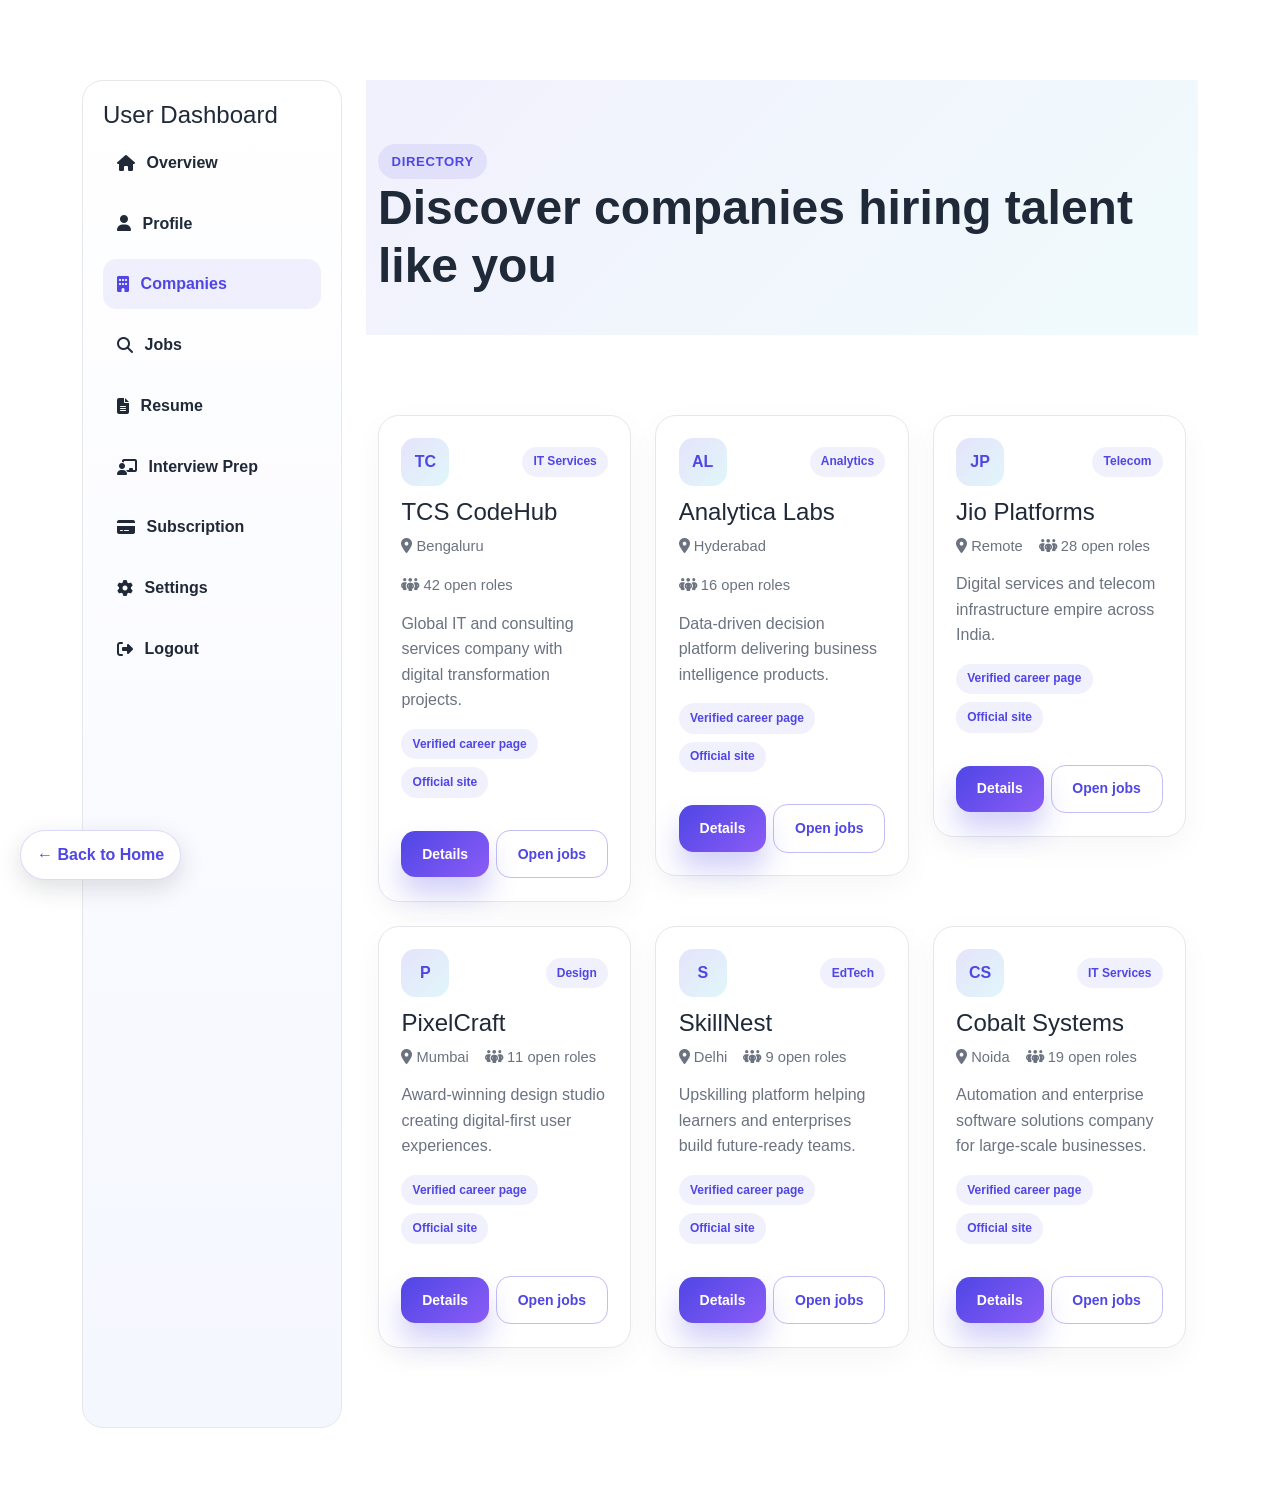
<file: companies.html>
<!DOCTYPE html>
<html lang="en">
  <head>
    <meta charset="UTF-8" />
    <meta name="viewport" content="width=device-width, initial-scale=1.0" />
    <title>Companies | Apna Job Dekho</title>
    <link href="https://cdn.jsdelivr.net/npm/bootstrap@5.3.3/dist/css/bootstrap.min.css" rel="stylesheet" />
    <link rel="stylesheet" href="https://cdnjs.cloudflare.com/ajax/libs/font-awesome/6.5.2/css/all.min.css" />
    <link rel="stylesheet" href="styles.css" />
  </head>
  <body>
    <header class="site-header">
      <div class="container d-flex align-items-center justify-content-between py-3">
        <a href="index.html" class="brand"><img class="brand-logo" src="https://github.com/rajankumaryadav920-arch/apnajobdekho/blob/main/WhatsApp_Image_2026-10-12_at_1.10.16_PM-removebg-preview%20(1).png?raw=true" alt="Apna Job Dekho" /></a>
        <nav class="main-nav d-none d-lg-flex align-items-center gap-4">
          <a href="index.html">Home</a>
          <a href="jobs.html">Jobs</a>
          <a href="companies.html" class="active">Companies</a>
          <a href="resume.html">Resume Builder</a>
          <a href="pricing.html">Subscription</a>
        </nav>
        <div class="header-actions d-flex align-items-center gap-3">
          <a href="user/login.html" class="btn btn-light btn-sm text-dark">Login</a>
          <a href="user/register.html" class="btn btn-primary btn-sm">Register</a>
        </div>
      </div>
    </header>

    <main>
      <section class="page-banner">
        <div class="container">
          <span class="eyebrow">Directory</span>
          <h1>Discover companies hiring talent like you</h1>
        </div>
      </section>

      <section class="section">
        <div class="container">
          <div class="row g-4" id="company-list"></div>
        </div>
      </section>
    </main>

    <footer class="site-footer">
      <div class="container">
        <div class="row g-4">
          <div class="col-lg-4"><a href="index.html" class="brand footer-brand"><img class="brand-logo" src="https://github.com/rajankumaryadav920-arch/apnajobdekho/blob/main/WhatsApp_Image_2026-10-12_at_1.10.16_PM-removebg-preview%20(1).png?raw=true" alt="Apna Job Dekho" /></a><p>Helping students and freshers connect with trusted employers.</p></div>
          <div class="col-lg-2"><h5>Company</h5><ul><li><a href="about.html">About</a></li><li><a href="contact.html">Contact</a></li><li><a href="faq.html">FAQ</a></li></ul></div>
          <div class="col-lg-2"><h5>Resources</h5><ul><li><a href="jobs.html">Jobs</a></li><li><a href="resume.html">Resume</a></li><li><a href="pricing.html">Pricing</a></li></ul></div>
          <div class="col-lg-4"><h5>Contact</h5><ul><li>hello@apnajobdekho.com</li><li>+91 98765 43210</li><li>Bengaluru, India</li></ul></div>
        </div>
      </div>
    </footer>

    <script src="https://cdn.jsdelivr.net/npm/bootstrap@5.3.3/dist/js/bootstrap.bundle.min.js"></script>
    <script src="app.js"></script>
  </body>
</html>
</file>
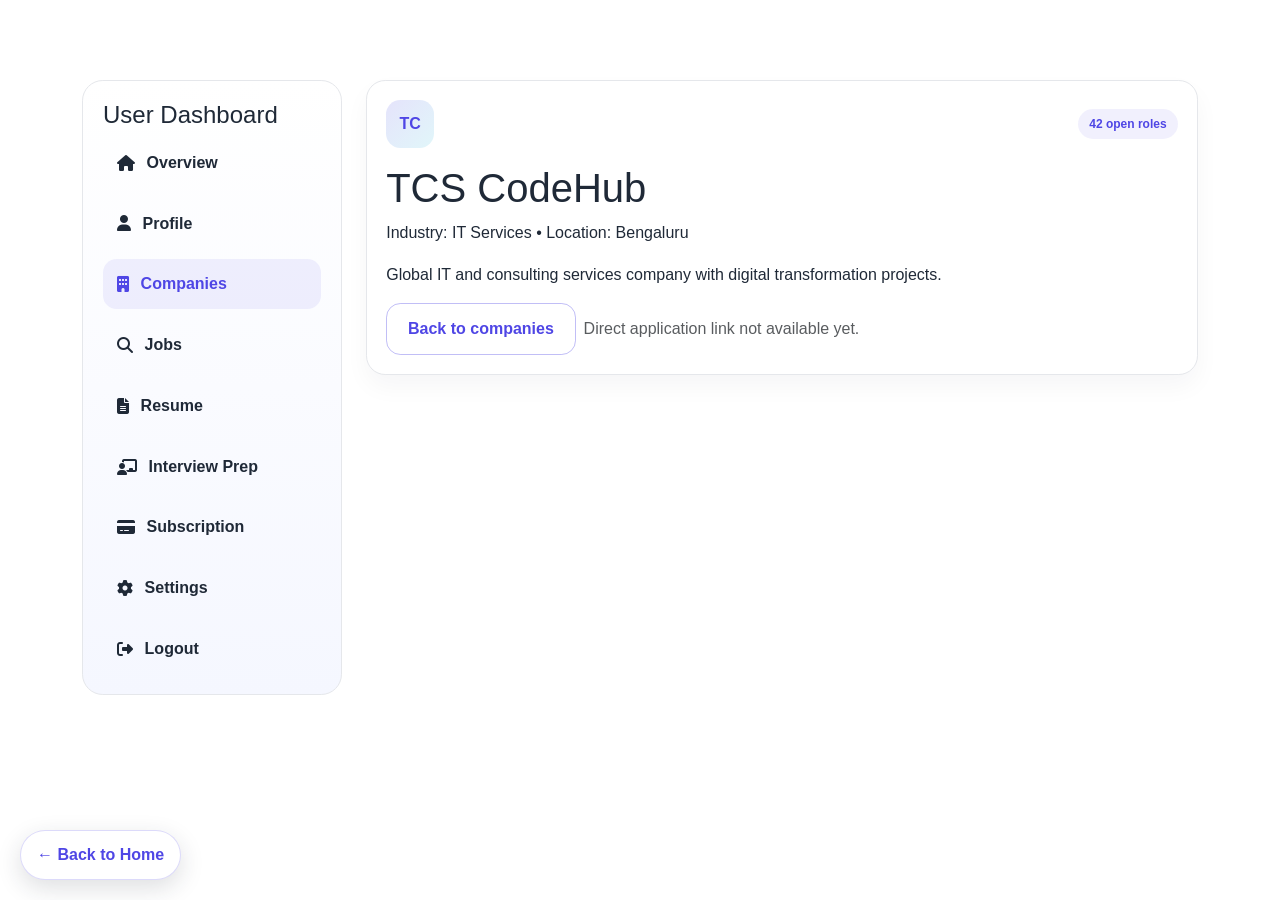
<file: company-details.html>
<!DOCTYPE html>
<html lang="en">
  <head>
    <meta charset="UTF-8" />
    <meta name="viewport" content="width=device-width, initial-scale=1.0" />
    <title>Company Details | Apna Job Dekho</title>
    <link href="https://cdn.jsdelivr.net/npm/bootstrap@5.3.3/dist/css/bootstrap.min.css" rel="stylesheet" />
    <link rel="stylesheet" href="https://cdnjs.cloudflare.com/ajax/libs/font-awesome/6.5.2/css/all.min.css" />
    <link rel="stylesheet" href="styles.css" />
  </head>
  <body>
    <header class="site-header">
      <div class="container d-flex align-items-center justify-content-between py-3">
        <a href="index.html" class="brand"><img class="brand-logo" src="https://github.com/rajankumaryadav920-arch/apnajobdekho/blob/main/WhatsApp_Image_2026-10-12_at_1.10.16_PM-removebg-preview%20(1).png?raw=true" alt="Apna Job Dekho" /></a>
      </div>
    </header>
    <main class="section">
      <div class="container quick-card" id="company-detail">
        <h1>Loading company details...</h1>
      </div>
    </main>
    <footer class="site-footer"><div class="container"><div class="footer-bottom"><span>© 2026 Apna Job Dekho</span></div></div></footer>
    <script src="app.js"></script>
  </body>
</html>
</file>
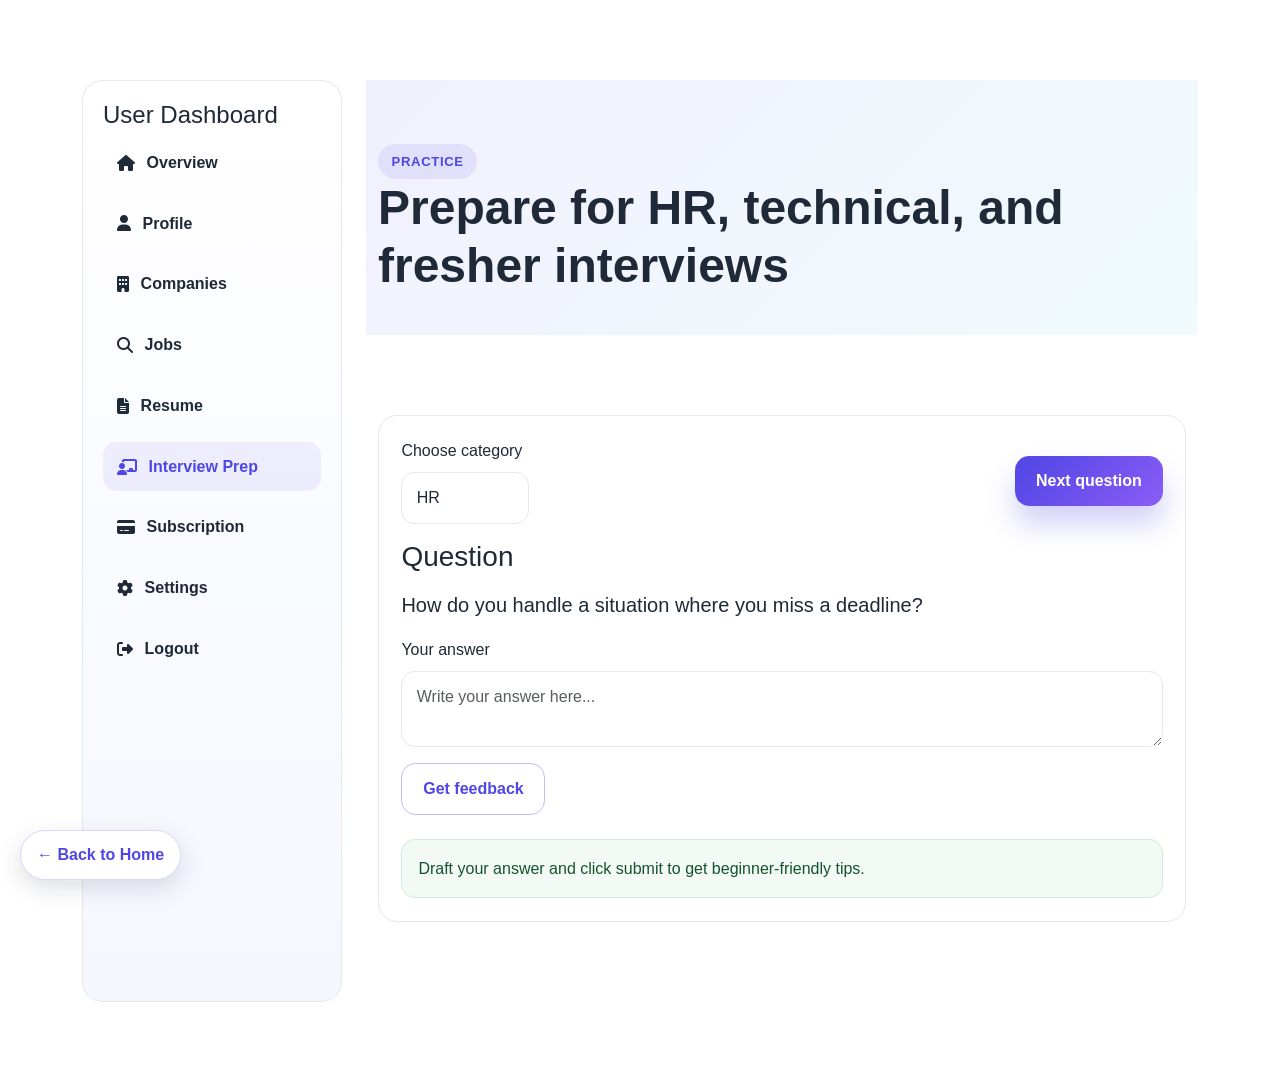
<file: interview.html>
<!DOCTYPE html>
<html lang="en">
  <head>
    <meta charset="UTF-8" />
    <meta name="viewport" content="width=device-width, initial-scale=1.0" />
    <title>Interview Prep | Apna Job Dekho</title>
    <link href="https://cdn.jsdelivr.net/npm/bootstrap@5.3.3/dist/css/bootstrap.min.css" rel="stylesheet" />
    <link rel="stylesheet" href="https://cdnjs.cloudflare.com/ajax/libs/font-awesome/6.5.2/css/all.min.css" />
    <link rel="stylesheet" href="styles.css" />
  </head>
  <body>
    <header class="site-header">
      <div class="container d-flex align-items-center justify-content-between py-3">
        <a href="index.html" class="brand"><img class="brand-logo" src="https://github.com/rajankumaryadav920-arch/apnajobdekho/blob/main/WhatsApp_Image_2026-10-12_at_1.10.16_PM-removebg-preview%20(1).png?raw=true" alt="Apna Job Dekho" /></a>
        <nav class="main-nav d-none d-lg-flex align-items-center gap-4">
          <a href="index.html">Home</a>
          <a href="jobs.html">Jobs</a>
          <a href="companies.html">Companies</a>
          <a href="resume.html">Resume Builder</a>
          <a href="pricing.html">Subscription</a>
        </nav>
        <div class="header-actions d-flex align-items-center gap-3">
          <a href="user/login.html" class="btn btn-light btn-sm text-dark">Login</a>
          <a href="user/register.html" class="btn btn-primary btn-sm">Register</a>
        </div>
      </div>
    </header>

    <main>
      <section class="page-banner">
        <div class="container">
          <span class="eyebrow">Practice</span>
          <h1>Prepare for HR, technical, and fresher interviews</h1>
        </div>
      </section>

      <section class="section">
        <div class="container">
          <div class="question-card">
            <div class="interview-toolbar mb-3">
              <div>
                <label for="question-category" class="form-label">Choose category</label>
                <select id="question-category" class="form-select">
                  <option value="HR">HR</option>
                  <option value="Technical">Technical</option>
                  <option value="Programming">Programming</option>
                  <option value="Fresher">Fresher</option>
                </select>
              </div>
              <button id="next-question" class="btn btn-primary">Next question</button>
            </div>

            <div class="mb-3">
              <h3 class="mb-3">Question</h3>
              <p id="question-text" class="lead"></p>
            </div>

            <div class="mb-3">
              <label for="answer-input" class="form-label">Your answer</label>
              <textarea id="answer-input" class="form-control answer-box" placeholder="Write your answer here..."></textarea>
            </div>

            <button id="submit-answer" class="btn btn-outline-primary">Get feedback</button>

            <div id="feedback-box" class="feedback-box mt-4">
              Draft your answer to receive rule-based feedback and practice guidance.
            </div>
          </div>
        </div>
      </section>
    </main>

    <footer class="site-footer">
      <div class="container">
        <div class="row g-4">
          <div class="col-lg-4"><a href="index.html" class="brand footer-brand"><img class="brand-logo" src="https://github.com/rajankumaryadav920-arch/apnajobdekho/blob/main/WhatsApp_Image_2026-10-12_at_1.10.16_PM-removebg-preview%20(1).png?raw=true" alt="Apna Job Dekho" /></a><p>Interview training for students and freshers.</p></div>
          <div class="col-lg-2"><h5>Company</h5><ul><li><a href="about.html">About</a></li><li><a href="contact.html">Contact</a></li><li><a href="faq.html">FAQ</a></li></ul></div>
          <div class="col-lg-2"><h5>Resources</h5><ul><li><a href="jobs.html">Jobs</a></li><li><a href="resume.html">Resume Builder</a></li><li><a href="pricing.html">Pricing</a></li></ul></div>
          <div class="col-lg-4"><h5>Contact</h5><ul><li>hello@apnajobdekho.com</li><li>+91 98765 43210</li><li>Bengaluru, India</li></ul></div>
        </div>
      </div>
    </footer>

    <script src="https://cdn.jsdelivr.net/npm/bootstrap@5.3.3/dist/js/bootstrap.bundle.min.js"></script>
    <script src="app.js"></script>
  </body>
</html>
</file>
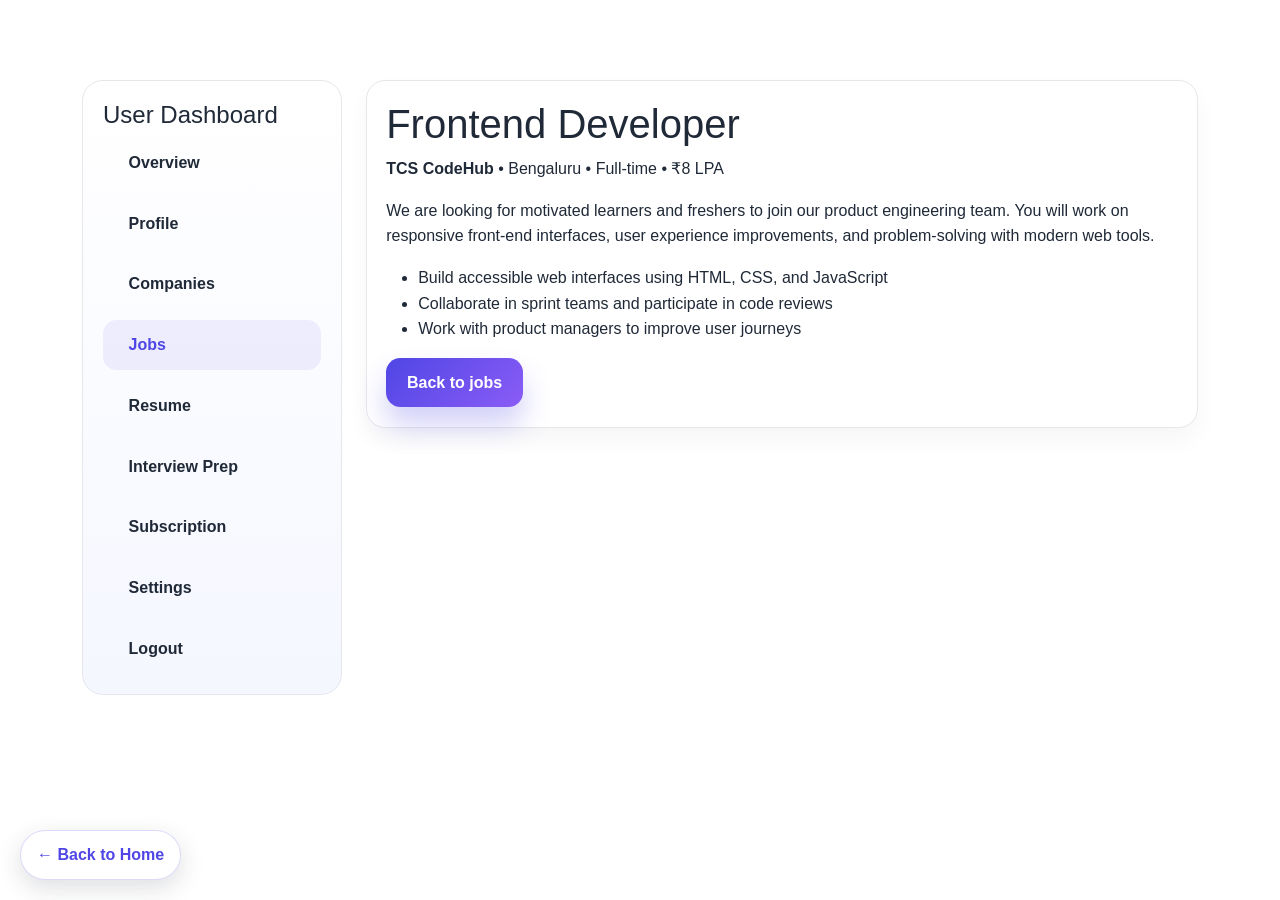
<file: job-details.html>
<!DOCTYPE html>
<html lang="en">
  <head>
    <meta charset="UTF-8" />
    <meta name="viewport" content="width=device-width, initial-scale=1.0" />
    <title>Job Details | Apna Job Dekho</title>
    <link href="https://cdn.jsdelivr.net/npm/bootstrap@5.3.3/dist/css/bootstrap.min.css" rel="stylesheet" />
    <link rel="stylesheet" href="styles.css" />
  </head>
  <body>
    <header class="site-header">
      <div class="container d-flex align-items-center justify-content-between py-3">
        <a href="index.html" class="brand"><img class="brand-logo" src="https://github.com/rajankumaryadav920-arch/apnajobdekho/blob/main/WhatsApp_Image_2026-10-12_at_1.10.16_PM-removebg-preview%20(1).png?raw=true" alt="Apna Job Dekho" /></a>
      </div>
    </header>
    <main class="section">
      <div class="container quick-card">
        <h1>Frontend Developer</h1>
        <p><strong>TCS CodeHub</strong> • Bengaluru • Full-time • ₹8 LPA</p>
        <p>We are looking for motivated learners and freshers to join our product engineering team. You will work on responsive front-end interfaces, user experience improvements, and problem-solving with modern web tools.</p>
        <ul>
          <li>Build accessible web interfaces using HTML, CSS, and JavaScript</li>
          <li>Collaborate in sprint teams and participate in code reviews</li>
          <li>Work with product managers to improve user journeys</li>
        </ul>
        <a href="jobs.html" class="btn btn-primary">Back to jobs</a>
      </div>
    </main>
    <footer class="site-footer"><div class="container"><div class="footer-bottom"><span>© 2026 Apna Job Dekho</span></div></div></footer>
    <script src="app.js"></script>
  </body>
</html>
</file>
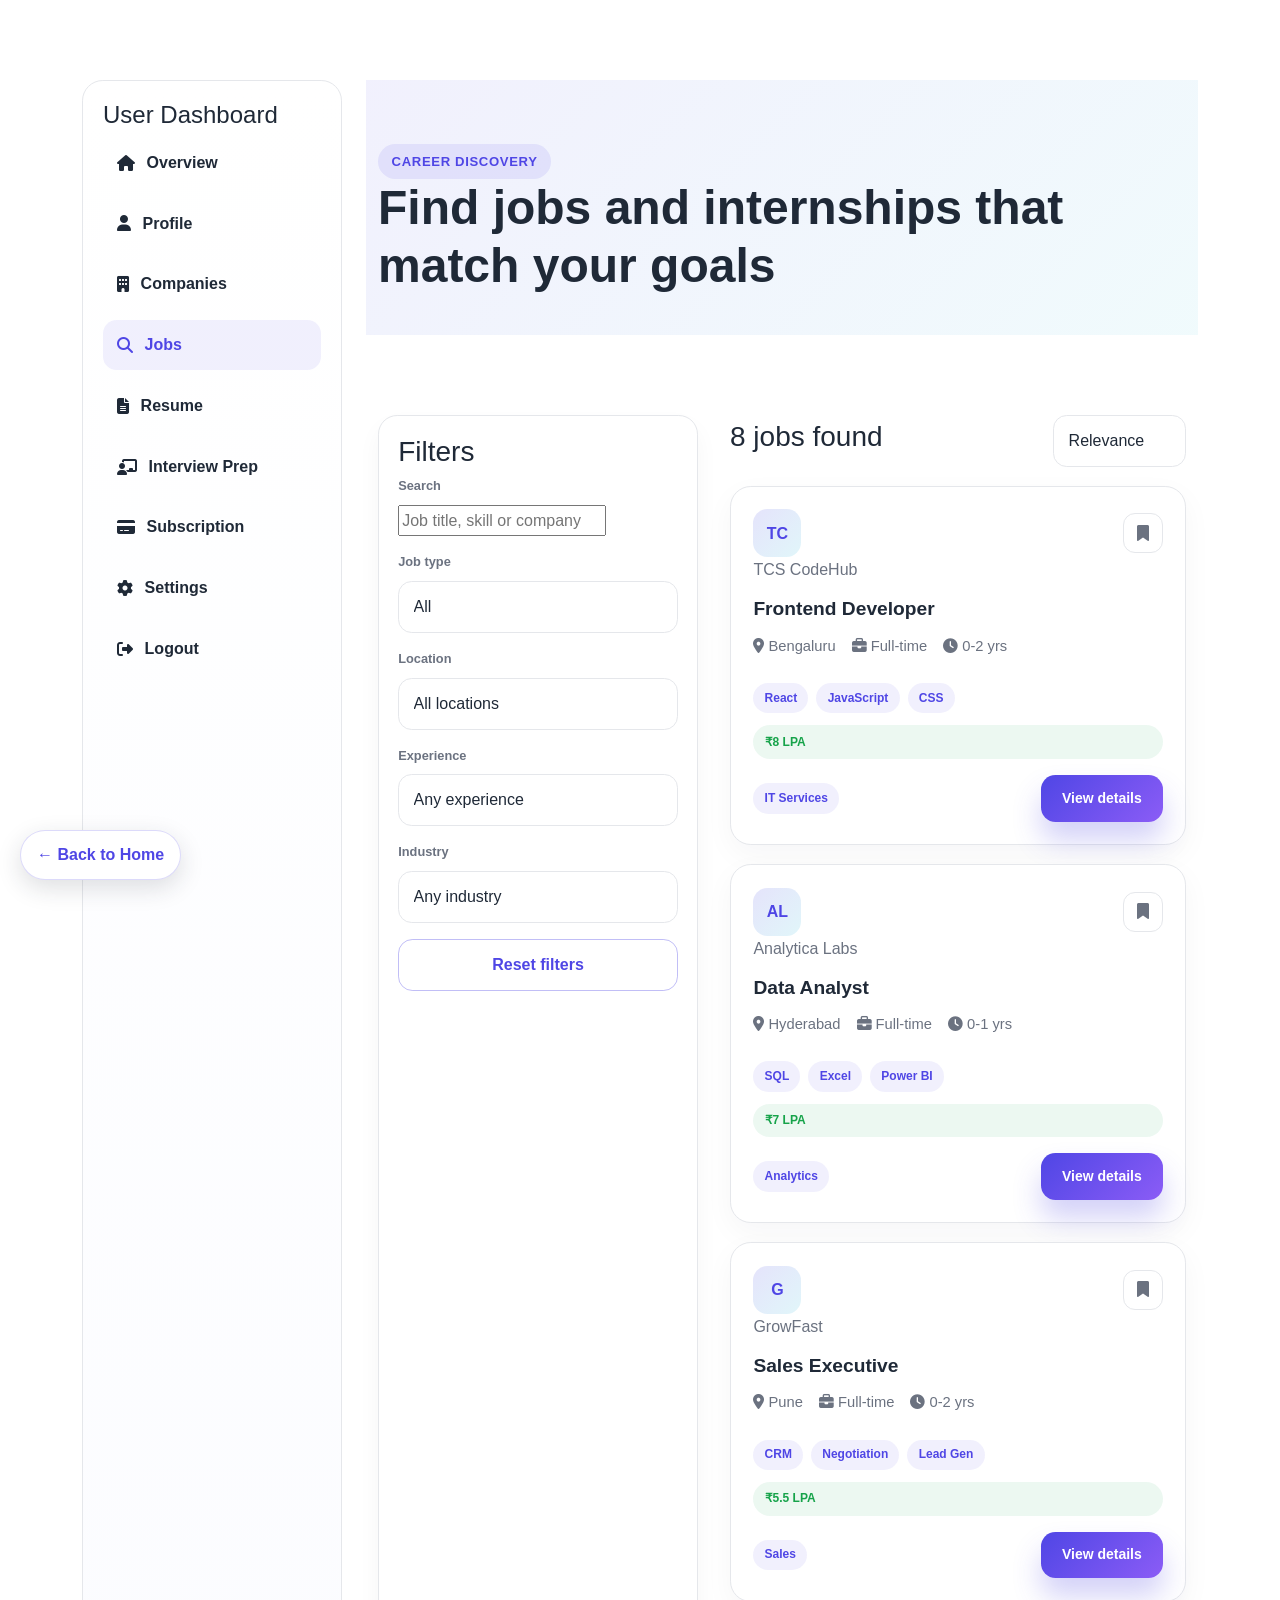
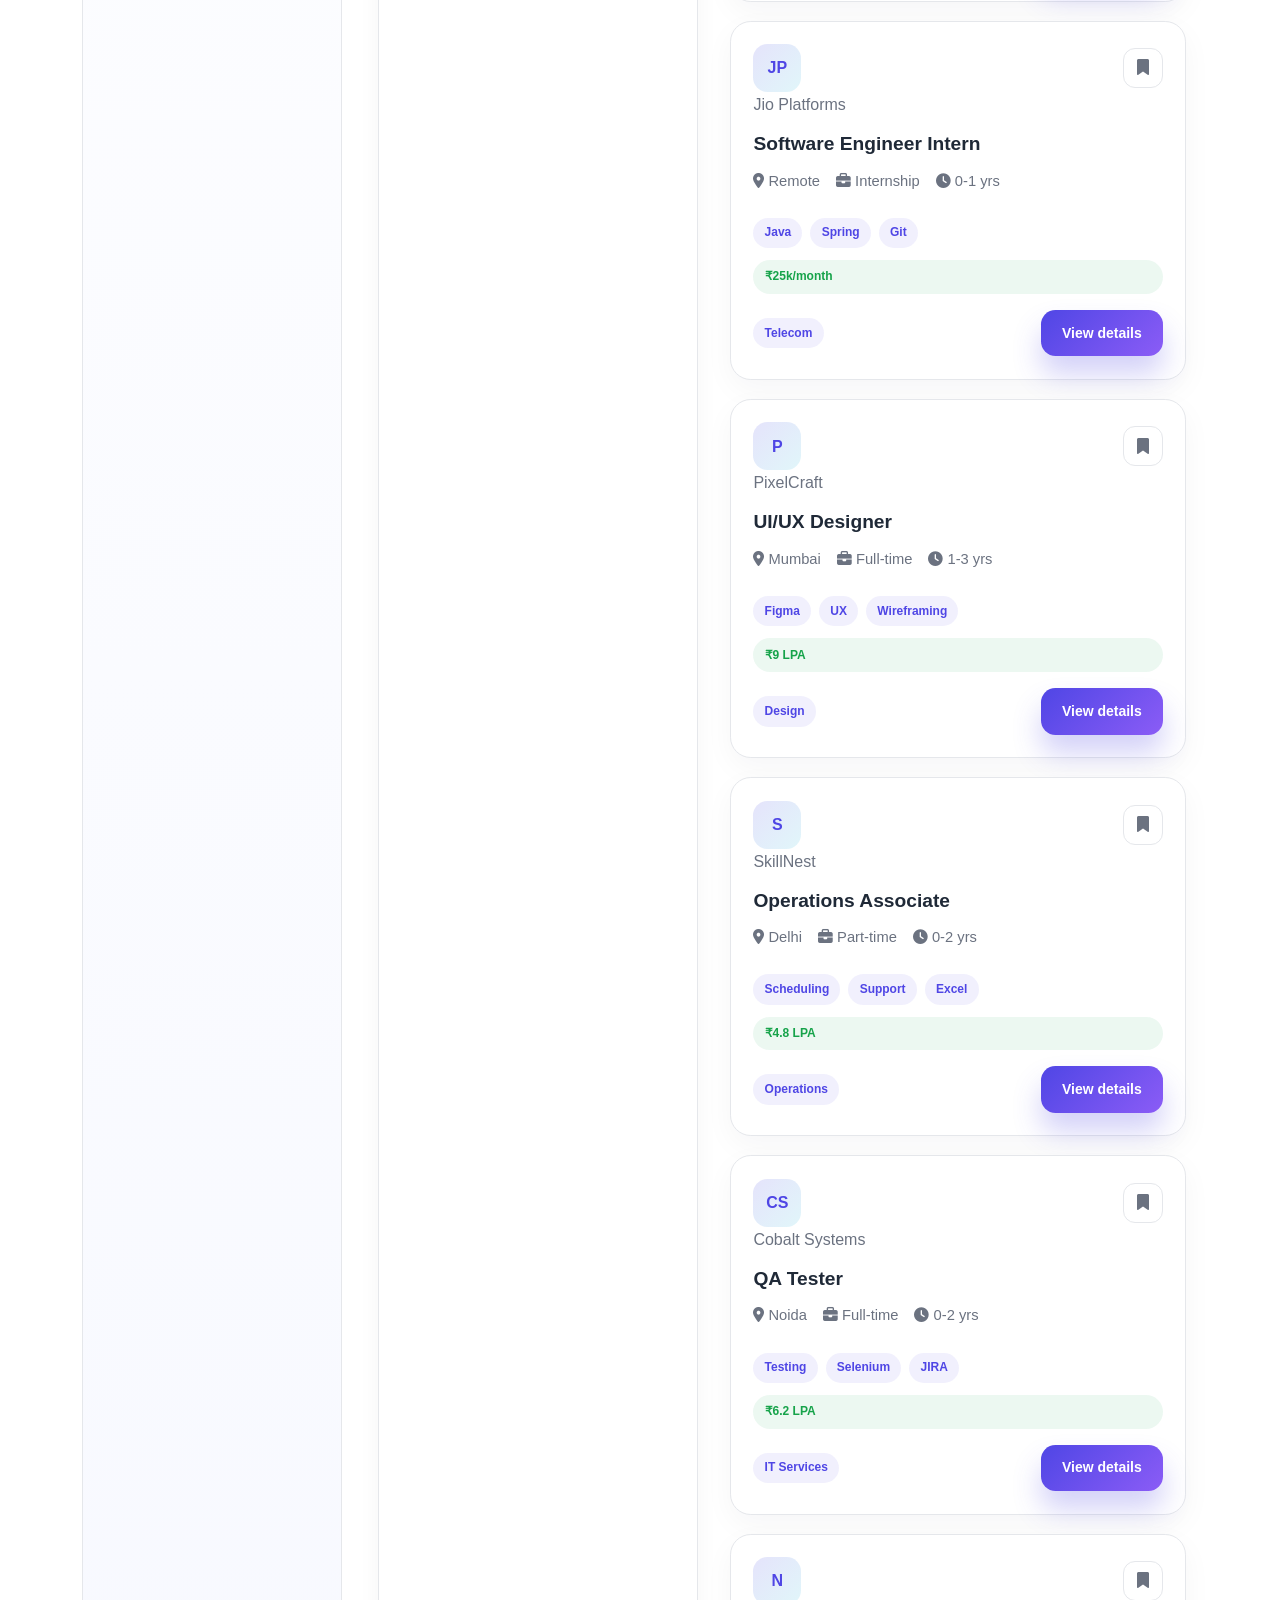
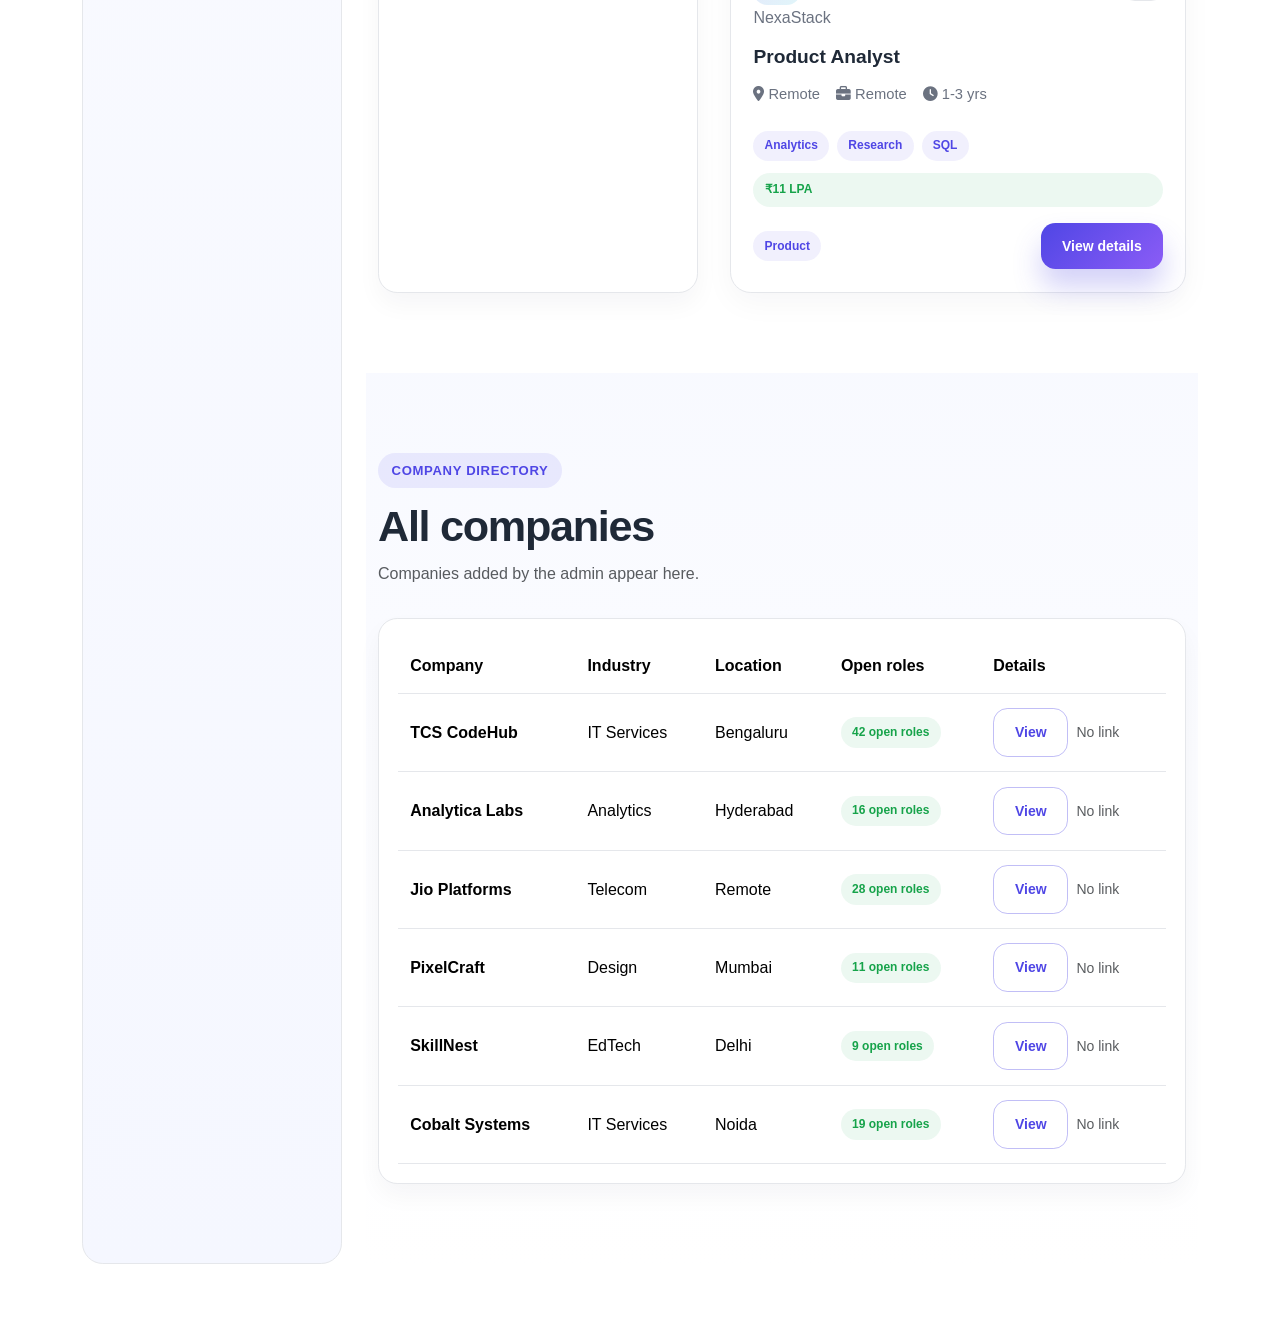
<file: jobs.html>
<!DOCTYPE html>
<html lang="en">
  <head>
    <meta charset="UTF-8" />
    <meta name="viewport" content="width=device-width, initial-scale=1.0" />
    <title>Jobs | Apna Job Dekho</title>
    <link href="https://cdn.jsdelivr.net/npm/bootstrap@5.3.3/dist/css/bootstrap.min.css" rel="stylesheet" />
    <link rel="stylesheet" href="https://cdnjs.cloudflare.com/ajax/libs/font-awesome/6.5.2/css/all.min.css" />
    <link rel="stylesheet" href="styles.css" />
  </head>
  <body>
    <div class="announcement-bar">
      <div class="container d-flex justify-content-between align-items-center gap-3 flex-wrap">
        <span>Jobs with verified employer pages and freshers-friendly filters</span>
        <a href="resume.html">Build resume</a>
      </div>
    </div>

    <header class="site-header">
      <div class="container d-flex align-items-center justify-content-between py-3">
        <a href="index.html" class="brand"><img class="brand-logo" src="https://github.com/rajankumaryadav920-arch/apnajobdekho/blob/main/WhatsApp_Image_2026-10-12_at_1.10.16_PM-removebg-preview%20(1).png?raw=true" alt="Apna Job Dekho" /></a>
        <nav class="main-nav d-none d-lg-flex align-items-center gap-4">
          <a href="index.html">Home</a>
          <a href="jobs.html" class="active">Jobs</a>
          <a href="companies.html">Companies</a>
          <a href="resume.html">Resume Builder</a>
          <a href="pricing.html">Subscription</a>
        </nav>
        <div class="header-actions d-flex align-items-center gap-3">
          <a href="user/login.html" class="btn btn-light btn-sm text-dark">Login</a>
          <a href="user/register.html" class="btn btn-primary btn-sm">Register</a>
        </div>
      </div>
    </header>

    <main>
      <section class="page-banner">
        <div class="container">
          <span class="eyebrow">Career discovery</span>
          <h1>Find jobs and internships that match your goals</h1>
        </div>
      </section>

      <section class="section">
        <div class="container jobs-layout">
          <aside class="filter-card">
            <h3>Filters</h3>
            <form id="job-filter-form" class="filter-list">
              <div>
                <label for="query">Search</label>
                <input id="query" name="query" type="text" placeholder="Job title, skill or company" />
              </div>
              <div>
                <label for="type">Job type</label>
                <select id="type" name="type" class="form-select">
                  <option value="all">All</option>
                  <option value="Full-time">Full-time</option>
                  <option value="Part-time">Part-time</option>
                  <option value="Internship">Internship</option>
                  <option value="Remote">Remote</option>
                </select>
              </div>
              <div>
                <label for="location">Location</label>
                <select id="location" name="location" class="form-select">
                  <option value="all">All locations</option>
                  <option value="Bengaluru">Bengaluru</option>
                  <option value="Hyderabad">Hyderabad</option>
                  <option value="Pune">Pune</option>
                  <option value="Mumbai">Mumbai</option>
                  <option value="Delhi">Delhi</option>
                  <option value="Remote">Remote</option>
                </select>
              </div>
              <div>
                <label for="experience">Experience</label>
                <select id="experience" name="experience" class="form-select">
                  <option value="all">Any experience</option>
                  <option value="0-1 yrs">0-1 yrs</option>
                  <option value="0-2 yrs">0-2 yrs</option>
                  <option value="1-3 yrs">1-3 yrs</option>
                </select>
              </div>
              <div>
                <label for="industry">Industry</label>
                <select id="industry" name="industry" class="form-select">
                  <option value="all">Any industry</option>
                  <option value="IT Services">IT Services</option>
                  <option value="Analytics">Analytics</option>
                  <option value="Sales">Sales</option>
                  <option value="Telecom">Telecom</option>
                  <option value="Design">Design</option>
                </select>
              </div>
              <button type="button" id="reset-filters" class="btn btn-outline-primary w-100">Reset filters</button>
            </form>
          </aside>

          <div>
            <div class="result-head">
              <h3 id="jobs-count">Jobs found</h3>
              <select class="form-select w-auto">
                <option>Relevance</option>
                <option>Highest salary</option>
                <option>Newest</option>
              </select>
            </div>
            <div class="job-grid" id="job-results"></div>
          </div>
        </div>
      </section>

      <section class="section soft-bg">
        <div class="container">
          <div class="section-heading">
            <span class="eyebrow">Company directory</span>
            <h2>All companies</h2>
            <p class="text-muted">Companies added by the admin appear here.</p>
          </div>
          <div class="quick-card table-responsive">
            <table class="table align-middle mb-0">
              <thead>
                <tr>
                  <th>Company</th>
                  <th>Industry</th>
                  <th>Location</th>
                  <th>Open roles</th>
                  <th>Details</th>
                </tr>
              </thead>
              <tbody id="jobs-company-rows"></tbody>
            </table>
          </div>
        </div>
      </section>
    </main>

    <footer class="site-footer">
      <div class="container">
        <div class="row g-4">
          <div class="col-lg-4"><a href="index.html" class="brand footer-brand"><img class="brand-logo" src="https://github.com/rajankumaryadav920-arch/apnajobdekho/blob/main/WhatsApp_Image_2026-10-12_at_1.10.16_PM-removebg-preview%20(1).png?raw=true" alt="Apna Job Dekho" /></a><p>Your trusted career platform for students and freshers.</p></div>
          <div class="col-lg-2"><h5>Company</h5><ul><li><a href="about.html">About</a></li><li><a href="contact.html">Contact</a></li><li><a href="faq.html">FAQ</a></li></ul></div>
          <div class="col-lg-2"><h5>Explore</h5><ul><li><a href="jobs.html">Jobs</a></li><li><a href="companies.html">Companies</a></li><li><a href="pricing.html">Pricing</a></li></ul></div>
          <div class="col-lg-4"><h5>Contact</h5><ul><li>hello@apnajobdekho.com</li><li>+91 98765 43210</li><li>Bengaluru, India</li></ul></div>
        </div>
      </div>
    </footer>

    <script src="https://cdn.jsdelivr.net/npm/bootstrap@5.3.3/dist/js/bootstrap.bundle.min.js"></script>
    <script src="app.js"></script>
  </body>
</html>
</file>
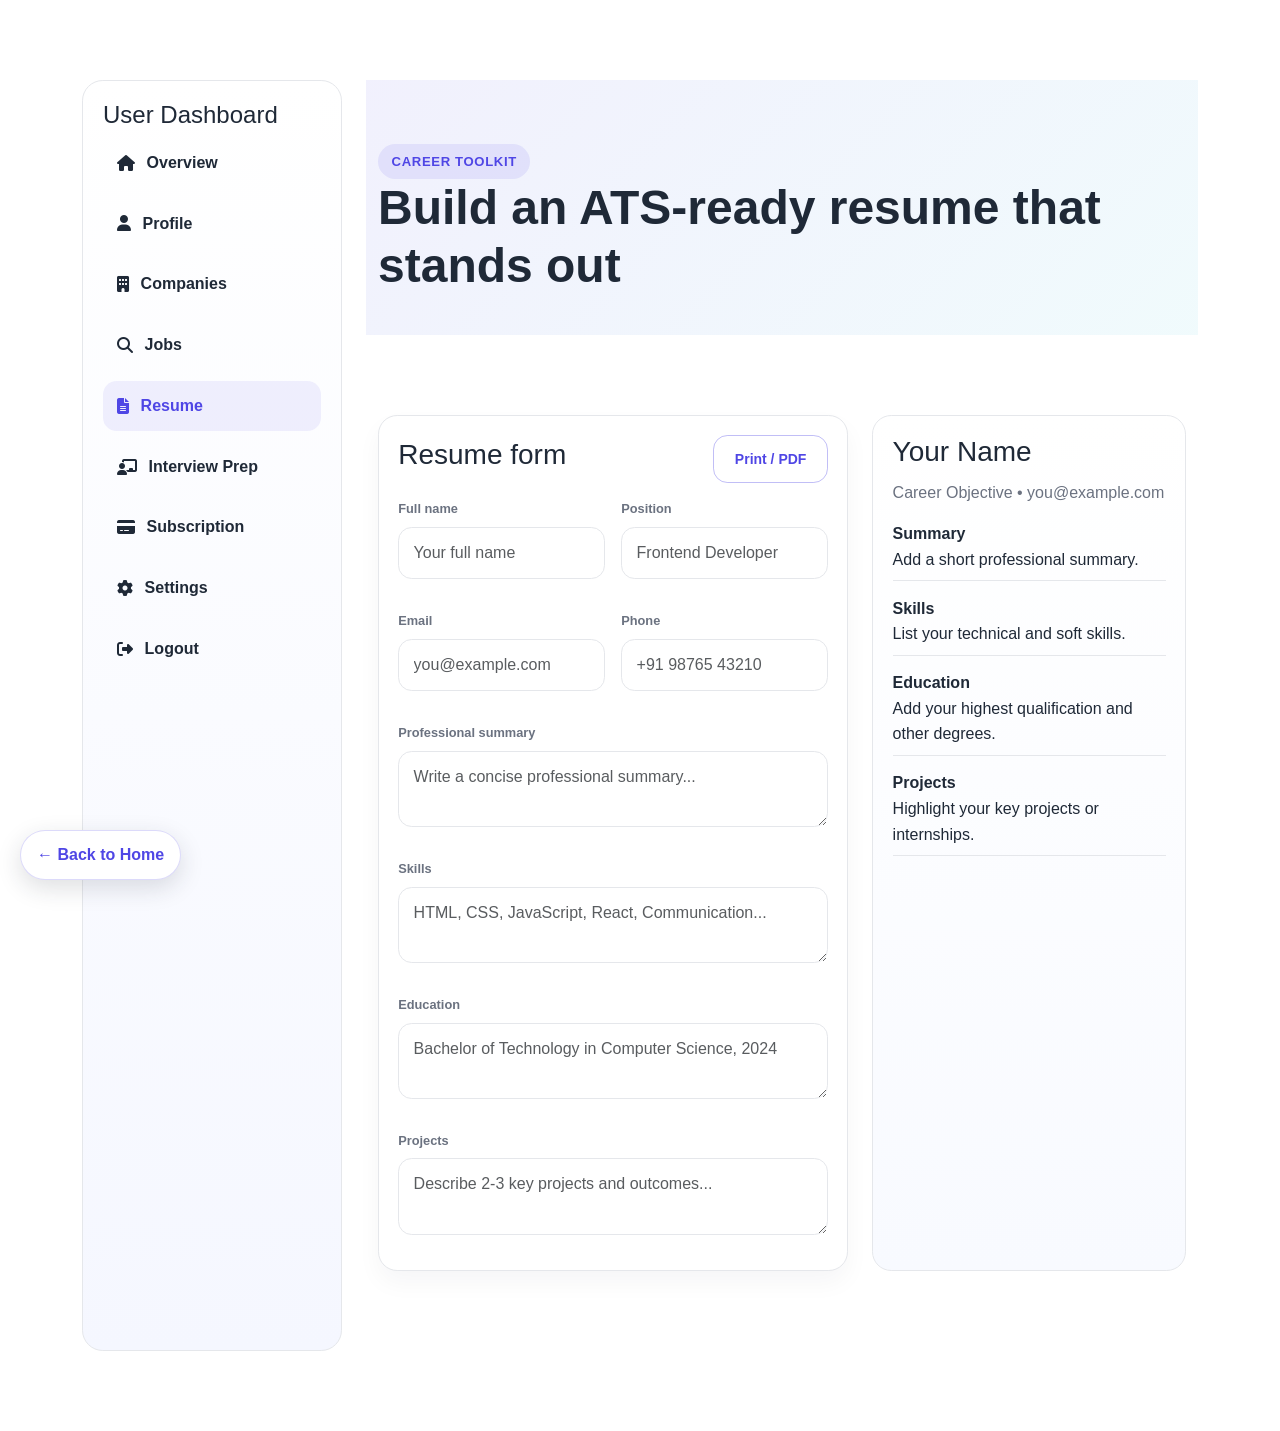
<file: resume.html>
<!DOCTYPE html>
<html lang="en">
  <head>
    <meta charset="UTF-8" />
    <meta name="viewport" content="width=device-width, initial-scale=1.0" />
    <title>Resume Builder | Apna Job Dekho</title>
    <link href="https://cdn.jsdelivr.net/npm/bootstrap@5.3.3/dist/css/bootstrap.min.css" rel="stylesheet" />
    <link rel="stylesheet" href="https://cdnjs.cloudflare.com/ajax/libs/font-awesome/6.5.2/css/all.min.css" />
    <link rel="stylesheet" href="styles.css" />
  </head>
  <body>
    <header class="site-header">
      <div class="container d-flex align-items-center justify-content-between py-3">
        <a href="index.html" class="brand"><img class="brand-logo" src="https://github.com/rajankumaryadav920-arch/apnajobdekho/blob/main/WhatsApp_Image_2026-10-12_at_1.10.16_PM-removebg-preview%20(1).png?raw=true" alt="Apna Job Dekho" /></a>
        <nav class="main-nav d-none d-lg-flex align-items-center gap-4">
          <a href="index.html">Home</a>
          <a href="jobs.html">Jobs</a>
          <a href="companies.html">Companies</a>
          <a href="resume.html" class="active">Resume Builder</a>
          <a href="pricing.html">Subscription</a>
        </nav>
        <div class="header-actions d-flex align-items-center gap-3">
          <a href="user/login.html" class="btn btn-light btn-sm text-dark">Login</a>
          <a href="user/register.html" class="btn btn-primary btn-sm">Register</a>
        </div>
      </div>
    </header>

    <main>
      <section class="page-banner">
        <div class="container">
          <span class="eyebrow">Career toolkit</span>
          <h1>Build an ATS-ready resume that stands out</h1>
        </div>
      </section>

      <section class="section">
        <div class="container resume-layout">
          <div class="filter-card">
            <div class="d-flex justify-content-between align-items-center mb-3">
              <h3>Resume form</h3>
              <button id="print-resume" class="btn btn-outline-primary btn-sm">Print / PDF</button>
            </div>

            <form id="resume-form">
              <div class="form-grid">
                <div class="field-group">
                  <label for="fullName">Full name</label>
                  <input id="fullName" name="fullName" class="form-control" placeholder="Your full name" />
                </div>
                <div class="field-group">
                  <label for="role">Position</label>
                  <input id="role" name="role" class="form-control" placeholder="Frontend Developer" />
                </div>
                <div class="field-group">
                  <label for="email">Email</label>
                  <input id="email" name="email" class="form-control" placeholder="you@example.com" />
                </div>
                <div class="field-group">
                  <label for="phone">Phone</label>
                  <input id="phone" name="phone" class="form-control" placeholder="+91 98765 43210" />
                </div>
                <div class="field-group full">
                  <label for="summary">Professional summary</label>
                  <textarea id="summary" name="summary" class="form-control textarea" placeholder="Write a concise professional summary..."></textarea>
                </div>
                <div class="field-group full">
                  <label for="skills">Skills</label>
                  <textarea id="skills" name="skills" class="form-control textarea" placeholder="HTML, CSS, JavaScript, React, Communication..."></textarea>
                </div>
                <div class="field-group full">
                  <label for="education">Education</label>
                  <textarea id="education" name="education" class="form-control textarea" placeholder="Bachelor of Technology in Computer Science, 2024"></textarea>
                </div>
                <div class="field-group full">
                  <label for="projects">Projects</label>
                  <textarea id="projects" name="projects" class="form-control textarea" placeholder="Describe 2-3 key projects and outcomes..."></textarea>
                </div>
              </div>
            </form>
          </div>

          <aside class="preview-card" id="resume-preview"></aside>
        </div>
      </section>
    </main>

    <footer class="site-footer">
      <div class="container">
        <div class="row g-4">
          <div class="col-lg-4"><a href="index.html" class="brand footer-brand"><img class="brand-logo" src="https://github.com/rajankumaryadav920-arch/apnajobdekho/blob/main/WhatsApp_Image_2026-10-12_at_1.10.16_PM-removebg-preview%20(1).png?raw=true" alt="Apna Job Dekho" /></a><p>Resume templates and career tools for new job seekers.</p></div>
          <div class="col-lg-2"><h5>Explore</h5><ul><li><a href="jobs.html">Jobs</a></li><li><a href="companies.html">Companies</a></li><li><a href="interview.html">Interview Prep</a></li></ul></div>
          <div class="col-lg-2"><h5>Company</h5><ul><li><a href="about.html">About</a></li><li><a href="contact.html">Contact</a></li><li><a href="faq.html">FAQ</a></li></ul></div>
          <div class="col-lg-4"><h5>Contact</h5><ul><li>hello@apnajobdekho.com</li><li>+91 98765 43210</li><li>Bengaluru, India</li></ul></div>
        </div>
      </div>
    </footer>

    <script src="https://cdn.jsdelivr.net/npm/bootstrap@5.3.3/dist/js/bootstrap.bundle.min.js"></script>
    <script src="app.js"></script>
  </body>
</html>
</file>
<file: styles.css>
:root {
  --primary: #4f46e5;
  --primary-dark: #312e81;
  --secondary: #8b5cf6;
  --accent: #06b6d4;
  --success: #16a34a;
  --warning: #f59e0b;
  --danger: #ef4444;
  --text: #1f2937;
  --muted: #6b7280;
  --bg: #f5f7ff;
  --card: #ffffff;
  --border: #e5e7eb;
  --shadow: 0 18px 45px rgba(79, 70, 229, 0.12);
}

* { box-sizing: border-box; }
html { scroll-behavior: smooth; }
body {
  margin: 0;
  font-family: "Segoe UI", Tahoma, Geneva, Verdana, sans-serif;
  background: #fff;
  color: var(--text);
  line-height: 1.6;
}

body, main, section, .container, .row, [class^="col-"], [class*=" col-"] {
  min-width: 0;
}

a { text-decoration: none; }
img { max-width: 100%; }

.announcement-bar {
  background: linear-gradient(90deg, var(--primary-dark), var(--primary));
  color: #fff;
  font-size: 0.9rem;
  padding: 0.45rem 0;
}
.announcement-bar a { color: #fff; text-decoration: underline; }

.site-header {
  position: sticky;
  top: 0;
  z-index: 100;
  background: rgba(255, 255, 255, 0.96);
  backdrop-filter: blur(12px);
  border-bottom: 1px solid rgba(229, 231, 235, 0.9);
}
.portal-menu {
  position: relative;
}
.portal-toggle {
  min-width: 80px;
}
.site-header .header-actions .btn-primary {
  padding: 0.55rem 0.9rem;
  border-radius: 0.7rem;
  font-size: 0.875rem;
}
.portal-dropdown {
  position: absolute;
  right: 0;
  top: calc(100% + 0.5rem);
  min-width: 170px;
  display: none;
  flex-direction: column;
  background: #fff;
  border: 1px solid var(--border);
  border-radius: 0.85rem;
  box-shadow: var(--shadow);
  overflow: hidden;
}
.portal-menu:hover .portal-dropdown,
.portal-menu:focus-within .portal-dropdown {
  display: flex;
}
.portal-link {
  display: block;
  padding: 0.8rem 1rem;
  color: var(--text);
  font-size: 0.92rem;
  font-weight: 600;
  border-bottom: 1px solid rgba(229, 231, 235, 0.8);
}
.portal-link:last-child {
  border-bottom: none;
}
.portal-link:hover {
  background: rgba(79, 70, 229, 0.04);
  color: var(--primary);
}
.brand {
  display: inline-flex;
  align-items: center;
  gap: 0;
  font-weight: 800;
  color: var(--text);
  font-size: 1.15rem;
}
.brand-logo {
  width: 170px;
  height: 44px;
  object-fit: contain;
  display: block;
}
.site-header .brand-logo {
  width: 280px;
  height: 72px;
}
.site-header .brand {
  margin-left: -0.75rem;
}
.brand-mark {
  display: none;
}
.site-header .main-nav {
  margin-left: auto;
  margin-right: 1.5rem;
}
.main-nav a {
  color: var(--text);
  font-weight: 500;
  opacity: 0.8;
  font-size: 0.92rem;
}
.main-nav a.active, .main-nav a:hover { color: var(--primary); opacity: 1; }

.btn {
  border-radius: 0.9rem;
  font-weight: 700;
  padding: 0.8rem 1.3rem;
  transition: all 0.2s ease;
}
.btn-primary {
  background: linear-gradient(135deg, var(--primary), var(--secondary));
  border: none;
  box-shadow: 0 18px 28px rgba(79, 70, 229, 0.25);
}
.btn-primary:hover {
  transform: translateY(-1px);
  filter: brightness(1.02);
}
.btn-outline-primary {
  border-color: rgba(79, 70, 229, 0.35);
  color: var(--primary);
}
.btn-light {
  background: rgba(255,255,255,0.15);
  border: 1px solid rgba(255,255,255,0.5);
  color: #fff;
}

.hero-section {
  background: linear-gradient(135deg, rgba(79, 70, 229, 0.08), rgba(6, 182, 212, 0.06));
  padding: 5rem 0 4rem;
}
.hero-section h1 {
  font-size: clamp(2.6rem, 5vw, 4.2rem);
  font-weight: 800;
  line-height: 1.12;
  letter-spacing: -0.04em;
  max-width: 620px;
  margin-bottom: 1rem;
}
.hero-section p {
  font-size: 1.06rem;
  max-width: 620px;
  color: var(--muted);
}
.hero-badge, .eyebrow {
  display: inline-flex;
  align-items: center;
  font-size: 0.82rem;
  letter-spacing: 0.04rem;
  text-transform: uppercase;
  font-weight: 700;
  padding: 0.45rem 0.85rem;
  border-radius: 999px;
  background: rgba(79, 70, 229, 0.1);
  color: var(--primary);
}
.hero-search {
  margin-top: 2rem;
  padding: 1rem;
  background: rgba(255,255,255,0.85);
  box-shadow: var(--shadow);
  border: 1px solid rgba(229, 231, 235, 0.9);
}
.hero-search label {
  display: block;
  font-size: 0.75rem;
  font-weight: 700;
  color: var(--muted);
  margin-bottom: 0.4rem;
}
.hero-search input, .form-control, .form-select {
  width: 100%;
  padding: 0.82rem 0.9rem;
  border-radius: 0.85rem;
  border: 1px solid var(--border);
  background: #fff;
  color: var(--text);
}
.hero-search button { height: 100%; }
.popular-searches {
  display: flex;
  flex-wrap: wrap;
  gap: 0.75rem;
  align-items: center;
  margin-top: 1rem;
  font-size: 0.9rem;
  color: var(--muted);
}
.popular-searches a {
  color: var(--primary);
  background: rgba(79, 70, 229, 0.08);
  border-radius: 999px;
  padding: 0.3rem 0.75rem;
}
.hero-visual {
  padding: 1.2rem;
  border-radius: 1.5rem;
  background: linear-gradient(180deg, #ffffff, #f2f5ff);
  border: 1px solid rgba(229, 231, 235, 0.9);
  box-shadow: var(--shadow);
}
.mini-card {
  background: linear-gradient(135deg, rgba(79,70,229,0.18), rgba(6,182,212,0.15));
  border-radius: 1rem;
  padding: 1rem;
  margin-bottom: 1rem;
}
.mini-card .label { display: block; color: var(--muted); font-size: 0.8rem; }
.mini-card strong { display: block; margin-top: 0.5rem; font-size: 1.4rem; }
.stats-panel {
  display: grid;
  grid-template-columns: repeat(3, minmax(0, 1fr));
  gap: 0.75rem;
  margin: 1rem 0;
}
.stats-panel > div {
  background: #fff;
  border: 1px solid var(--border);
  border-radius: 1rem;
  padding: 1rem 0.75rem;
  text-align: center;
}
.stats-panel strong { display: block; font-size: 1.25rem; }
.stats-panel span { color: var(--muted); font-size: 0.78rem; }
.career-flow {
  display: flex;
  justify-content: space-between;
  gap: 0.75rem;
}
.flow-step {
  flex: 1;
  background: #fff;
  border: 1px solid var(--border);
  color: var(--muted);
  border-radius: 0.8rem;
  padding: 0.8rem 0.6rem;
  text-align: center;
  font-weight: 700;
}
.flow-step.active {
  background: linear-gradient(135deg, rgba(79,70,229,0.25), rgba(6,182,212,0.18));
  color: var(--primary-dark);
  border-color: rgba(79,70,229,0.25);
}
.flow-step span {
  display: inline-flex;
  width: 1.6rem;
  height: 1.6rem;
  margin-right: 0.5rem;
  border-radius: 50%;
  background: rgba(79, 70, 229, 0.1);
  align-items: center;
  justify-content: center;
}

.section {
  padding: 5rem 0;
}
.soft-bg { background: linear-gradient(180deg, rgba(245,247,255,0.7), #fff); }
.section-heading {
  margin-bottom: 2rem;
}
.section-heading h2 {
  margin-top: 0.8rem;
  font-size: clamp(2rem, 4vw, 2.7rem);
  font-weight: 800;
  letter-spacing: -0.03em;
}
.split-heading {
  display: flex;
  justify-content: space-between;
  gap: 1rem;
  align-items: end;
}
.center-text { text-align: center; }

.category-grid .category-card, .journey-card, .testimonial-card, .job-card, .company-card, .pricing-card, .soft-card, .exam-card {
  background: #fff;
  border-radius: 1.3rem;
  border: 1px solid var(--border);
  box-shadow: 0 10px 30px rgba(17, 24, 39, 0.04);
}
.category-card {
  padding: 0.5rem;
  text-align: center;
  min-height: 100px;
}
.category-card i {
  display: inline-flex;
  width: 3.4rem;
  height: 3.4rem;
  border-radius: 50%;
  align-items: center;
  justify-content: center;
  color: var(--primary);
  font-size: 1.5rem;
  background: rgba(79,70,229,0.08);
  margin-bottom: 0.35rem;
}
.category-card span {
  display: block;
  font-weight: 700;
}

.job-card, .company-card, .pricing-card, .soft-card, .exam-card, .testimonial-card {
  padding: 1.4rem;
}
.job-card {
  height: 100%;
  display: flex;
  flex-direction: column;
}
.job-top, .company-meta, .pricing-header, .top-row {
  display: flex;
  justify-content: space-between;
  align-items: center;
  gap: 1rem;
}
.job-logo, .company-logo {
  width: 3rem;
  height: 3rem;
  border-radius: 0.9rem;
  display: inline-flex;
  align-items: center;
  justify-content: center;
  background: linear-gradient(135deg, rgba(79,70,229,0.15), rgba(6,182,212,0.12));
  color: var(--primary);
  font-weight: 800;
}
.job-title {
  font-size: 1.2rem;
  font-weight: 700;
  margin: 0.9rem 0 0.4rem;
}
.meta-line {
  color: var(--muted);
  font-size: 0.92rem;
  display: flex;
  flex-wrap: wrap;
  gap: 1rem;
  margin: 0.5rem 0 0.8rem;
}
.job-skills {
  display: flex;
  flex-wrap: wrap;
  gap: 0.5rem;
  margin: 0.75rem 0;
}
.job-skills span, .tag {
  background: rgba(79,70,229,0.08);
  color: var(--primary);
  padding: 0.35rem 0.7rem;
  border-radius: 999px;
  font-size: 0.75rem;
  font-weight: 700;
}
.salary-pill {
  background: rgba(22, 163, 74, 0.08);
  color: var(--success);
  border-radius: 999px;
  padding: 0.45rem 0.7rem;
  font-weight: 700;
  font-size: 0.75rem;
}
.job-actions {
  display: flex;
  justify-content: space-between;
  align-items: center;
  margin-top: auto;
  padding-top: 1rem;
}
.bookmark-btn {
  border: 1px solid var(--border);
  background: #fff;
  border-radius: 0.75rem;
  width: 2.5rem;
  height: 2.5rem;
  color: var(--muted);
}
.bookmark-btn.active { color: var(--warning); background: rgba(245,158,11,0.12); }

.company-card h4, .company-card h3 { margin: 0.75rem 0 0.35rem; }
.company-card p { color: var(--muted); margin-bottom: 1rem; }
.company-tags { display: flex; gap: 0.5rem; flex-wrap: wrap; }

.promo-grid, .promo-copy, .promo-visual { height: 100%; }
.promo-block { background: linear-gradient(135deg, rgba(79,70,229,0.05), rgba(6,182,212,0.06)); }
.promo-copy ul {
  list-style: none;
  padding: 0;
  margin: 1.2rem 0;
}
.promo-copy li::before {
  content: "✓";
  color: var(--success);
  margin-right: 0.7rem;
  font-weight: 800;
}
.resume-card {
  background: linear-gradient(135deg, #f8f9ff, #f5f5ff);
  border: 1px solid var(--border);
  border-radius: 1.4rem;
  padding: 1.2rem;
  box-shadow: var(--shadow);
}
.resume-head {
  display: flex;
  gap: 0.5rem;
  margin-bottom: 1rem;
}
.dot { width: 0.8rem; height: 0.8rem; border-radius: 50%; background: #d1d5db; display: block; }
.resume-body h4 { margin: 0; }
.resume-body p { margin: 0.5rem 0 1rem; color: var(--muted); }
.mini-lines {
  display: grid;
  gap: 0.35rem;
}
.mini-lines span {
  display: block;
  height: 0.6rem;
  border-radius: 999px;
  background: linear-gradient(90deg, rgba(79,70,229,0.25), rgba(79,70,229,0.05));
}

.practice-list { display: grid; gap: 1rem; }
.practice-list > div {
  display: flex; align-items: center; gap: 0.8rem;
  background: rgba(79,70,229,0.04);
  border: 1px solid rgba(79,70,229,0.08);
  border-radius: 0.9rem;
  padding: 0.9rem 1rem;
  font-weight: 600;
}
.practice-list i {
  width: 2.2rem;
  height: 2.2rem;
  border-radius: 50%;
  display: inline-flex;
  align-items: center;
  justify-content: center;
  background: rgba(79,70,229,0.1);
  color: var(--primary);
}
.exam-card {
  min-height: 230px;
  display: flex;
  align-items: center;
}
.question-box { width: 100%; }
.badge {
  display: inline-block;
  margin-bottom: 0.75rem;
  background: rgba(6,182,212,0.1);
  color: var(--accent);
  border-radius: 999px;
  padding: 0.35rem 0.7rem;
  font-size: 0.72rem;
  font-weight: 700;
}

.pricing-card {
  position: relative;
  overflow: hidden;
}
.pricing-card.featured {
  border-color: rgba(79,70,229,0.5);
  box-shadow: 0 20px 36px rgba(79,70,229,0.14);
}
.pricing-card .featured-badge {
  position: absolute;
  top: 1rem;
  right: 1rem;
  background: var(--primary);
  color: #fff;
  border-radius: 999px;
  padding: 0.35rem 0.7rem;
  font-size: 0.7rem;
  font-weight: 700;
}
.plan-price { font-size: 2.5rem; font-weight: 800; margin: 0.5rem 0; }
.plan-price small { font-size: 1rem; font-weight: 600; }
.pricing-card ul {
  list-style: none;
  padding: 0;
  margin: 1rem 0 1.5rem;
  display: grid;
  gap: 0.55rem;
}
.pricing-card li::before {
  content: "•";
  margin-right: 0.5rem;
  color: var(--primary);
  font-weight: 800;
}

.journey-card {
  padding: 1.2rem 0.8rem;
  text-align: center;
  height: 100%;
}
.journey-card span {
  display: inline-flex;
  width: 2.5rem;
  height: 2.5rem;
  border-radius: 50%;
  align-items: center;
  justify-content: center;
  background: rgba(79,70,229,0.08);
  color: var(--primary);
  font-weight: 800;
  margin-bottom: 0.8rem;
}

.testimonial-card { height: 100%; }
.person {
  display: flex;
  align-items: center;
  justify-content: space-between;
  margin-top: 1rem;
  padding-top: 1rem;
  border-top: 1px solid var(--border);
}
.person span { color: var(--muted); font-size: 0.8rem; }

.faq-accordion { max-width: 880px; margin: 0 auto; }
.accordion-item { border: 1px solid var(--border); border-radius: 1rem; overflow: hidden; margin-bottom: 1rem; }
.accordion-button { font-weight: 700; }
.cta-section { padding: 0 0 4rem; }
.cta-box {
  background: linear-gradient(135deg, var(--primary), var(--secondary));
  color: white;
  border-radius: 1.5rem;
  padding: 2.2rem 2rem;
  display: flex;
  justify-content: space-between;
  align-items: center;
  gap: 1rem;
}

.site-footer {
  background: #111827;
  color: rgba(255,255,255,0.8);
  padding: 4rem 0 2rem;
}
.site-footer .footer-brand {
  display: inline-flex;
  padding: 0.5rem 0.75rem;
  margin-bottom: 1rem;
  background: transparent;
  border-radius: 0.85rem;
}
.site-footer .footer-brand .brand-logo {
  width: 230px;
  height: 76px;
}
.site-footer a, .site-footer li { color: inherit; }
.site-footer h5 { color: #fff; margin-bottom: 1rem; }
.site-footer ul { list-style: none; padding: 0; margin: 0; display: grid; gap: 0.7rem; }
.footer-bottom {
  margin-top: 2rem;
  padding-top: 1.5rem;
  border-top: 1px solid rgba(255,255,255,0.08);
  display: flex;
  justify-content: space-between;
  gap: 1rem;
  flex-wrap: wrap;
}
.footer-bottom a { margin-left: 1rem; }

.page-banner {
  padding: 4rem 0 2rem;
  background: linear-gradient(135deg, rgba(79,70,229,0.08), rgba(6,182,212,0.06));
}
.page-banner h1 { font-size: clamp(2rem, 4vw, 3rem); font-weight: 800; }

.filter-card, .quick-card, .metrics-card {
  background: #fff;
  border: 1px solid var(--border);
  border-radius: 1.2rem;
  padding: 1.2rem;
  box-shadow: 0 12px 25px rgba(17,24,39,0.04);
}

.jobs-layout { display: grid; grid-template-columns: 320px minmax(0, 1fr); gap: 2rem; }
@media (max-width: 992px) { .jobs-layout { grid-template-columns: 1fr; } }
.filter-list { display: grid; gap: 1rem; }
.filter-list label { font-size: 0.8rem; font-weight: 700; color: var(--muted); display: block; margin-bottom: 0.5rem; }
.result-head { display: flex; justify-content: space-between; gap: 1rem; align-items: center; margin-bottom: 1.2rem; }
.job-grid { display: grid; gap: 1.2rem; }
.job-card .company-name { color: var(--muted); }

.resume-layout {
  display: grid;
  grid-template-columns: minmax(0, 1.2fr) minmax(280px, 0.8fr);
  gap: 1.5rem;
}
@media (max-width: 992px) { .resume-layout { grid-template-columns: 1fr; } }
.form-grid {
  display: grid;
  grid-template-columns: repeat(2, minmax(0, 1fr));
  gap: 1rem;
}
@media (max-width: 640px) { .form-grid { grid-template-columns: 1fr; } }
.field-group { margin-bottom: 1rem; }
.field-group.full { grid-column: 1 / -1; }
.field-group label {
  display: block;
  font-size: 0.8rem;
  font-weight: 700;
  color: var(--muted);
  margin-bottom: 0.45rem;
}
.textarea { min-height: 120px; resize: vertical; }
.preview-card {
  background: linear-gradient(180deg, #fff, #f8faff);
  border: 1px solid var(--border);
  border-radius: 1.2rem;
  padding: 1.2rem;
  position: sticky;
  top: 90px;
}
.preview-card h3 { margin-bottom: 0.7rem; }
.preview-card .summary { color: var(--muted); }
.preview-list { display: grid; gap: 0.9rem; }
.preview-row { border-bottom: 1px solid var(--border); padding-bottom: 0.5rem; }
.preview-row strong { display: block; }

.auth-shell {
  min-height: 100vh;
  display: flex;
  align-items: center;
  justify-content: center;
  padding: 3rem 1rem;
  background: linear-gradient(135deg, rgba(79,70,229,0.08), rgba(6,182,212,0.05));
}
.auth-card {
  max-width: 520px;
  width: 100%;
  background: #fff;
  border-radius: 1.4rem;
  border: 1px solid var(--border);
  box-shadow: var(--shadow);
  padding: 2rem;
}
.auth-card h2 { font-size: 2rem; font-weight: 800; }
.auth-card .subtext { color: var(--muted); margin-bottom: 1.5rem; }
.inline-link { color: var(--primary); font-weight: 700; }

.dashboard-shell { display: grid; grid-template-columns: 260px minmax(0, 1fr); gap: 1.5rem; }
@media (max-width: 1000px) { .dashboard-shell { grid-template-columns: 1fr; } }
.sidebar {
  background: linear-gradient(180deg, #fff, #f5f7ff);
  border: 1px solid var(--border);
  border-radius: 1.3rem;
  padding: 1.25rem;
}
.sidebar nav { display: grid; gap: 0.7rem; }
.sidebar a {
  display: flex;
  align-items: center;
  gap: 0.7rem;
  padding: 0.75rem 0.9rem;
  border-radius: 0.85rem;
  color: var(--text);
  font-weight: 600;
}
.sidebar a.active { background: rgba(79,70,229,0.08); color: var(--primary); }
.back-home-button {
  position: fixed;
  left: 1.25rem;
  bottom: 1.25rem;
  z-index: 110;
  display: inline-flex;
  align-items: center;
  justify-content: center;
  padding: 0.7rem 1rem;
  border: 1px solid rgba(79,70,229,0.2);
  border-radius: 999px;
  background: #fff;
  box-shadow: 0 8px 24px rgba(31,41,55,0.15);
  color: var(--primary);
  font-weight: 700;
}
.back-home-button:hover {
  background: var(--primary);
  color: #fff;
}
.metric-row { display: grid; grid-template-columns: repeat(4, minmax(0, 1fr)); gap: 1rem; }
@media (max-width: 720px) { .metric-row { grid-template-columns: repeat(2, minmax(0, 1fr)); } }
.metrics-card h4 { font-size: 1.8rem; margin: 0.4rem 0 0; }

.table-responsive { overflow-x: auto; }
.table { width: 100%; border-collapse: collapse; }
.table th, .table td {
  padding: 0.9rem 0.75rem; border-bottom: 1px solid var(--border); text-align: left; }
.company-description-cell {
  min-width: 260px;
  max-width: 460px;
  color: var(--muted);
  line-height: 1.45;
}

.interview-toolbar { display: flex; justify-content: space-between; align-items: center; gap: 1rem; flex-wrap: wrap; }
.question-card { background: #fff; border: 1px solid var(--border); border-radius: 1.2rem; padding: 1.4rem; }
.answer-box { min-height: 140px; }
.feedback-box {
  margin-top: 1rem;
  background: rgba(22,163,74,0.05);
  border: 1px solid rgba(22,163,74,0.15);
  border-radius: 0.9rem;
  padding: 1rem;
  color: #14532d;
}

.status-pill {
  display: inline-flex;
  padding: 0.35rem 0.7rem;
  border-radius: 999px;
  font-size: 0.75rem;
  font-weight: 700;
}
.status-pill.active { background: rgba(22,163,74,0.08); color: var(--success); }
.status-pill.pending { background: rgba(245,158,11,0.1); color: var(--warning); }
.status-pill.inactive { background: rgba(107,114,128,0.1); color: var(--muted); }

@media (max-width: 1199.98px) {
  .site-header .container { flex-wrap: wrap; gap: 0.5rem 1rem; }
  .site-header .main-nav {
    display: flex !important;
    order: 3;
    flex: 1 0 100%;
    justify-content: flex-start;
    flex-wrap: wrap;
    gap: 0.35rem 1rem !important;
    margin: 0;
  }
  .site-header .mobile-menu-toggle { display: none !important; }
}

@media (max-width: 991.98px) {
  .site-header .main-nav { display: none !important; }
  .site-header .main-nav.is-open { display: flex !important; }
  .site-header .header-actions { margin-left: auto; }
  .site-header .mobile-menu-toggle {
    display: inline-flex !important;
    align-items: center;
    justify-content: center;
    color: var(--text);
    padding: 0.4rem;
    margin: 0;
    text-decoration: none;
  }
}

@media (max-width: 768px) {
  .hero-section { padding-top: 3.5rem; }
  .split-heading, .cta-box { flex-direction: column; align-items: flex-start; }
  .site-header .container { flex-wrap: wrap; gap: 0.5rem 1rem; }
  .site-header .brand-logo { width: 220px; height: 57px; }
  .site-header .main-nav a { font-size: 0.85rem; }
  .site-header .header-actions {
    flex-wrap: wrap;
    justify-content: flex-end;
    gap: 0.4rem !important;
    margin-left: auto;
  }
  .site-header .header-actions .btn-primary {
    padding: 0.45rem 0.65rem;
    font-size: 0.8rem;
  }
  .section { padding: 3rem 0; }
  .page-banner { padding: 2.75rem 0 1.5rem; }
  .hero-section { padding-bottom: 3rem; }
  .hero-section h1 { font-size: clamp(2rem, 8vw, 3rem); }
  .auth-card { padding: 1.25rem; }
  .auth-card h2 { font-size: 1.7rem; }
  .preview-card { position: static; }
  .sidebar nav { display: flex; overflow-x: auto; gap: 0.4rem; padding-bottom: 0.25rem; }
  .sidebar nav a { flex: 0 0 auto; white-space: nowrap; }
  .back-home-button { left: 0.75rem; bottom: 0.75rem; }
  .job-top, .company-meta, .pricing-header, .top-row { flex-wrap: wrap; }
  .job-actions { gap: 0.75rem; flex-wrap: wrap; }
  .site-footer { padding: 3rem 0 1.5rem; }
  .site-footer .footer-brand .brand-logo { width: 205px; height: 68px; }
}

@media (max-width: 480px) {
  .site-header .container { padding-top: 0.6rem !important; padding-bottom: 0.6rem !important; }
  .site-header .brand-logo { width: 175px; height: 46px; }
  .site-header .header-actions { gap: 0.3rem !important; }
  .site-header .header-actions .btn-primary { padding: 0.4rem 0.55rem; }
  .announcement-bar .container { justify-content: center !important; text-align: center; }
  .announcement-bar span { flex: 1 0 100%; }
  .hero-section { padding-top: 2.5rem; }
  .hero-search, .job-card, .company-card, .pricing-card, .soft-card, .exam-card, .testimonial-card, .quick-card, .filter-card, .metrics-card {
    padding: 1rem;
  }
  .stats-panel { grid-template-columns: 1fr; }
  .career-flow { flex-wrap: wrap; }
  .flow-step { min-width: 42%; }
  .metric-row { grid-template-columns: 1fr; }
  .footer-bottom { flex-direction: column; }
  .footer-bottom a { margin: 0 0.75rem 0 0; }
  .footer-bottom > div { display: flex; flex-wrap: wrap; gap: 0.5rem; }
  .site-footer .footer-brand .brand-logo { width: 185px; height: 62px; }
  .form-grid { grid-template-columns: 1fr; }
}
</file>
